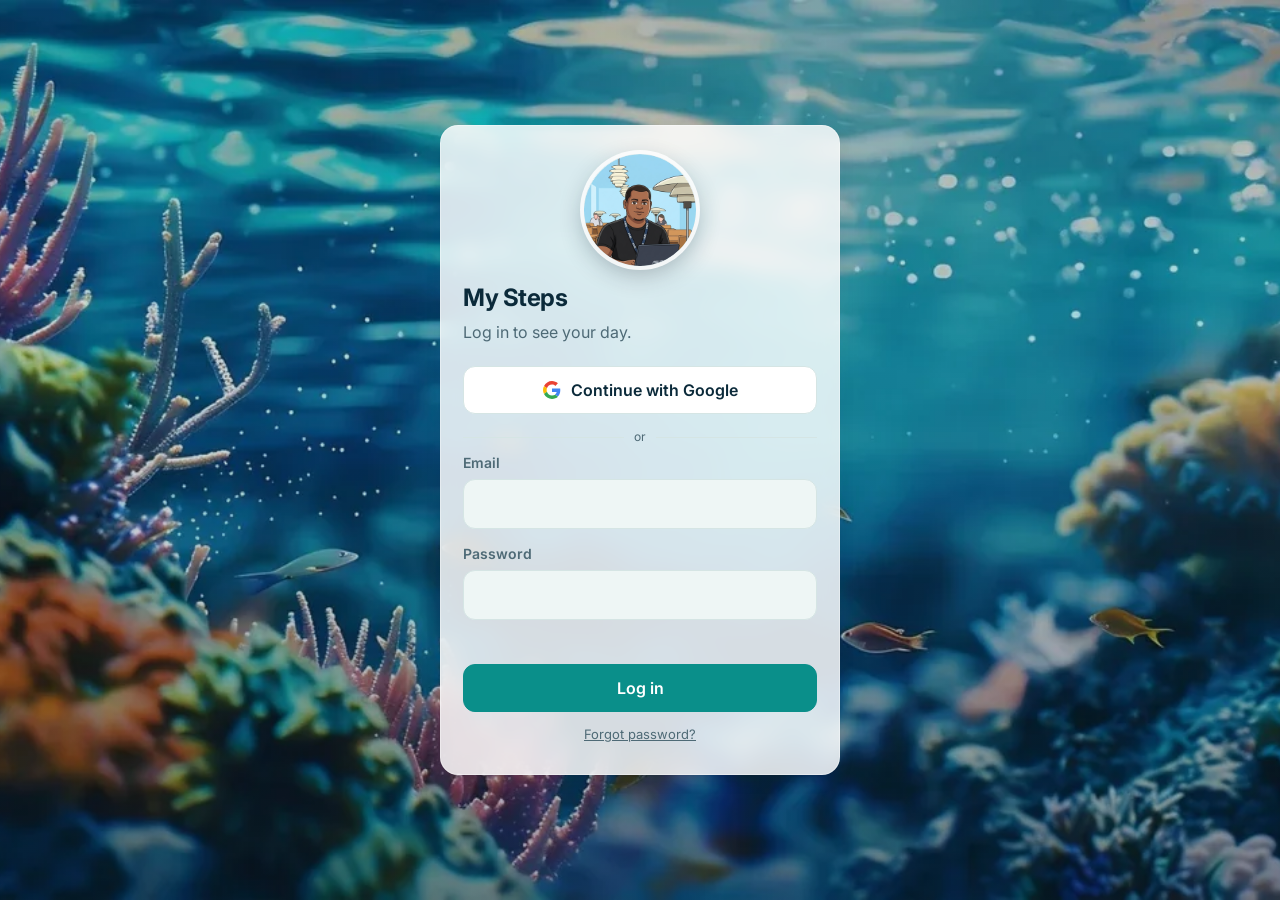
<file: index.html>
<!DOCTYPE html>
<html lang="en">
<head>
<meta charset="utf-8">
<meta name="viewport" content="width=device-width, initial-scale=1, viewport-fit=cover">
<title>ArooTaskTracker</title>
<meta name="theme-color" content="#0b4f6c">
<meta name="description" content="My Steps: daily progress, tasks and ideas">
<meta name="application-name" content="ArooTaskTracker">
<meta name="apple-mobile-web-app-title" content="ArooTaskTracker">
<link rel="manifest" href="manifest.webmanifest">
<link rel="icon" href="icons/icon-192.png">
<link rel="apple-touch-icon" href="icons/apple-touch-icon.png">
<link rel="preconnect" href="https://fonts.googleapis.com">
<link rel="preconnect" href="https://fonts.gstatic.com" crossorigin>
<link href="https://fonts.googleapis.com/css2?family=Inter:wght@400;500;600;700&display=swap" rel="stylesheet">
<link rel="stylesheet" href="styles.css">
</head>
<body>
<div id="app"></div>

<nav class="nav hidden" id="nav" aria-label="Main">
  <div class="in">
    <button data-view="home"><svg viewBox="0 0 24 24" fill="none" stroke="currentColor" stroke-width="2" stroke-linecap="round" stroke-linejoin="round"><path d="M3 10.5 12 3l9 7.5V20a1 1 0 0 1-1 1h-5v-6H9v6H4a1 1 0 0 1-1-1z"/></svg>Home</button>
    <button data-view="projects"><svg viewBox="0 0 24 24" fill="none" stroke="currentColor" stroke-width="2" stroke-linecap="round" stroke-linejoin="round"><path d="M4 20V10M10 20V4M16 20v-7M22 20H2"/></svg>Projects</button>
    <button data-view="ideas"><svg viewBox="0 0 24 24" fill="none" stroke="currentColor" stroke-width="2" stroke-linecap="round" stroke-linejoin="round"><path d="M9 18h6M10 21h4"/><path d="M12 3a6 6 0 0 0-3.6 10.8c.6.5 1 1.2 1 2V16h5.2v-.2c0-.8.4-1.5 1-2A6 6 0 0 0 12 3z"/></svg>Ideas</button>
    <button data-act="new" aria-label="New task"><span class="add"><svg viewBox="0 0 24 24" fill="none" stroke="currentColor" stroke-width="2.5" stroke-linecap="round"><path d="M12 5v14M5 12h14"/></svg></span></button>
    <button data-view="calendar"><svg viewBox="0 0 24 24" fill="none" stroke="currentColor" stroke-width="2" stroke-linecap="round" stroke-linejoin="round"><rect x="3" y="4.5" width="18" height="16" rx="2.5"/><path d="M3 9.5h18M8 3v3M16 3v3"/><path d="M7.5 13.5h3v3h-3z"/></svg>Calendar</button>
    <button data-view="tasks"><svg viewBox="0 0 24 24" fill="none" stroke="currentColor" stroke-width="2" stroke-linecap="round" stroke-linejoin="round"><path d="M9 6h11M9 12h11M9 18h11"/><path d="m3.5 6 1 1 2-2M3.5 12l1 1 2-2M3.5 18l1 1 2-2"/></svg>Tasks</button>
  </div>
</nav>

<div class="scrim" id="scrim"></div>
<section class="sheet" id="sheet" role="dialog" aria-modal="true" aria-labelledby="sheetTitle">
  <div class="sheet-h">
    <button class="btn" data-act="close-sheet">Cancel</button>
    <h3 id="sheetTitle"></h3>
    <button class="btn primary" id="sheetSave">Save</button>
  </div>
  <div class="sheet-b" id="sheetBody"></div>
</section>

<div class="toast" id="toast" role="status"></div>
<div class="syncdot hidden" id="syncdot"><span class="spin"></span><span id="synctext">Saving…</span></div>

<script src="config.js"></script>
<script src="lib/supabase.min.js"></script>
<script src="supa.js"></script>
<script src="app.js"></script>
</body>
</html>
</file>
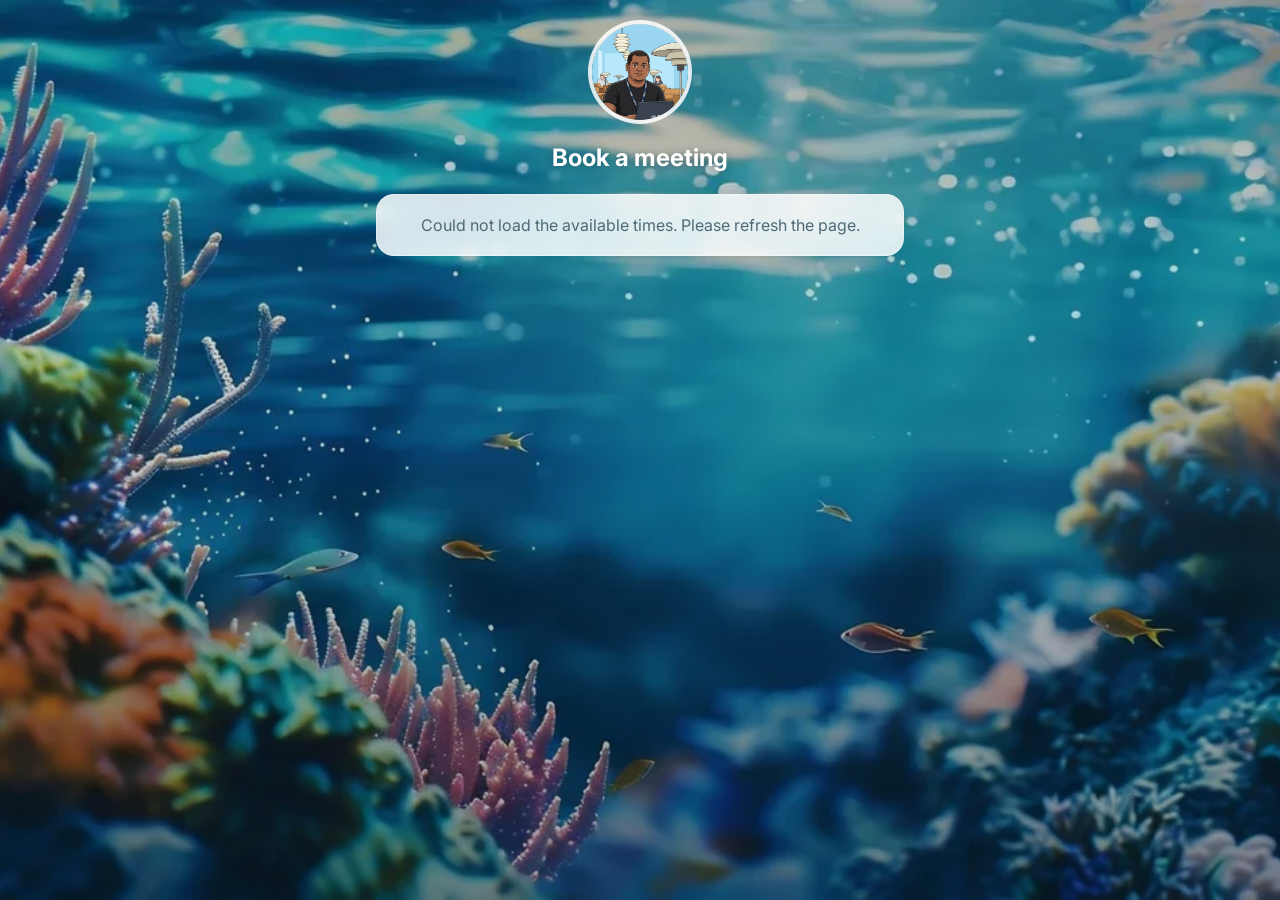
<file: book.html>
<!DOCTYPE html>
<html lang="en">
<head>
<meta charset="utf-8">
<meta name="viewport" content="width=device-width, initial-scale=1, viewport-fit=cover">
<title>Book a meeting</title>
<meta name="theme-color" content="#0b4f6c">
<meta name="description" content="Request a short meeting">
<link rel="icon" href="icons/icon-192.png">
<link rel="preconnect" href="https://fonts.googleapis.com">
<link rel="preconnect" href="https://fonts.gstatic.com" crossorigin>
<link href="https://fonts.googleapis.com/css2?family=Inter:wght@400;500;600;700&display=swap" rel="stylesheet">
<link rel="stylesheet" href="styles.css">
<style>
  .bk{max-width:560px;margin:0 auto;padding:24px 16px 48px}
  .bk-head{text-align:center;color:#fff;margin-bottom:18px}
  .bk-head img{width:96px;height:96px;border-radius:50%;box-shadow:0 0 0 4px rgba(255,255,255,.85)}
  .bk-head h1{font-size:24px;margin:14px 0 4px;text-shadow:0 1px 8px rgba(0,30,45,.35)}
  .bk-head p{margin:0;opacity:.9}
  .bk .card{padding:18px;margin-bottom:14px}
  .bk h2{font-size:15px;margin:0 0 10px;color:var(--muted);text-transform:uppercase;letter-spacing:.06em}
  .days{display:flex;gap:8px;overflow-x:auto;padding-bottom:4px;scrollbar-width:none}
  .days::-webkit-scrollbar{display:none}
  .dayb{flex:none;width:64px;border:1px solid var(--line);background:var(--bg);border-radius:14px;padding:8px 0;text-align:center;font-weight:600;color:var(--muted)}
  .dayb b{display:block;font-size:20px;color:var(--text)}
  .dayb[aria-pressed="true"]{background:var(--accent);border-color:var(--accent);color:var(--accent-ink)}
  .dayb[aria-pressed="true"] b{color:var(--accent-ink)}
  .slots{display:grid;grid-template-columns:repeat(auto-fill,minmax(92px,1fr));gap:8px}
  .slot{border:1px solid var(--line);background:var(--bg);border-radius:12px;padding:10px 4px;font-weight:600;font-size:15px}
  .slot small{display:block;font-weight:500;font-size:11.5px;color:var(--muted)}
  .slot[aria-pressed="true"]{background:var(--accent);border-color:var(--accent);color:var(--accent-ink)}
  .slot[aria-pressed="true"] small{color:var(--accent-ink)}
  .tz{font-size:13px;color:var(--muted);margin:10px 2px 0}
  .hp{position:absolute;left:-5000px;width:1px;height:1px;overflow:hidden}
  .done{text-align:center;padding:30px 18px}
  .done .big{font-size:44px}
</style>
</head>
<body>
<main class="bk" id="bk">
  <div class="bk-head"><img src="icons/logo.png" alt="Aroo"><h1 id="who">Book a meeting</h1><p id="sub">Loading available times…</p></div>
  <div id="body"><div class="skel"></div><div class="skel"></div></div>
</main>
<script src="config.js"></script>
<script src="book.js"></script>
</body>
</html>
</file>
<file: styles.css>
/* ===== Reef theme tokens ===== */
:root{
  --bg:#eef6f5; --bg-top:#dff0ef; --surface:#ffffff; --surface-2:#e6f1f0; --line:#d5e5e4;
  --text:#0b2a3a; --muted:#4e6a76; --faint:#88a2ac;
  --accent:#0a8f8a; --accent-ink:#ffffff; --accent-soft:#d8f0ee;
  --coral:#f2654f; --coral-ink:#ffffff; --coral-soft:#ffe4de;
  --deep:#0b4f6c; --lagoon:#14a6a0; --sand:#f3dfb5;
  --ok:#1d8a55; --warn:#a85d00; --warn-soft:#fdf0dc; --danger:#d2452c;
  --shadow:0 1px 2px rgba(11,42,58,.05),0 6px 18px rgba(11,42,58,.06);
  --r:18px; --nav-h:70px; --safe-b:env(safe-area-inset-bottom,0px);
}
@media (prefers-color-scheme: dark){
  :root:not([data-theme="light"]){
    --bg:#06161f; --bg-top:#082230; --surface:#0c2230; --surface-2:#123142; --line:#1a3a4c;
    --text:#e2f1f3; --muted:#93b2bc; --faint:#5e8090;
    --accent:#3fd0c9; --accent-ink:#032321; --accent-soft:#0f3a40;
    --coral:#ff8a73; --coral-ink:#2a0d07; --coral-soft:#3a201b;
    --deep:#0a3550; --lagoon:#0e7c84; --sand:#e7cf9c;
    --ok:#5fd08a; --warn:#f2b45a; --warn-soft:#33260f; --danger:#ff8a6e; --shadow:none;
  }
}
:root[data-theme="dark"]{
  --bg:#06161f; --bg-top:#082230; --surface:#0c2230; --surface-2:#123142; --line:#1a3a4c;
  --text:#e2f1f3; --muted:#93b2bc; --faint:#5e8090;
  --accent:#3fd0c9; --accent-ink:#032321; --accent-soft:#0f3a40;
  --coral:#ff8a73; --coral-ink:#2a0d07; --coral-soft:#3a201b;
  --deep:#0a3550; --lagoon:#0e7c84; --sand:#e7cf9c;
  --ok:#5fd08a; --warn:#f2b45a; --warn-soft:#33260f; --danger:#ff8a6e; --shadow:none;
}

/* ===== Base ===== */
*{box-sizing:border-box;-webkit-tap-highlight-color:transparent}
html{background:var(--bg)}
body{margin:0;color:var(--text);background:linear-gradient(180deg,var(--bg-top) 0,var(--bg) 340px) no-repeat,var(--bg);
  font:16px/1.5 Inter,system-ui,-apple-system,"Segoe UI",Roboto,Arial,sans-serif;-webkit-font-smoothing:antialiased;min-height:100vh}
button,input,select,textarea{font:inherit;color:inherit}
button{cursor:pointer}
.page{max-width:720px;margin:0 auto;padding:18px 16px calc(var(--nav-h) + var(--safe-b) + 36px)}
.hidden{display:none!important}

/* ===== Page titles ===== */
.ptop{display:flex;align-items:center;justify-content:space-between;gap:12px;margin:6px 4px 18px}
.ptitle{font-size:26px;font-weight:700;letter-spacing:-.02em;margin:0}
.psub{color:var(--muted);margin:-12px 4px 18px;font-size:14.5px}
.avatar-btn{width:40px;height:40px;border-radius:50%;border:none;background:var(--accent-soft);color:var(--accent);font-weight:700;display:grid;place-items:center;flex:none}
.sec-h{display:flex;align-items:center;justify-content:space-between;margin:30px 4px 12px}
.sec-h h2{font-size:18px;margin:0;letter-spacing:-.01em;display:flex;align-items:center;gap:8px}
.sec-h h2 .n{font-size:13px;font-weight:600;color:var(--muted);background:var(--surface-2);border-radius:99px;padding:1px 9px}
.sec-h.danger h2{color:var(--danger)}
.link{border:none;background:none;color:var(--accent);font-weight:700;padding:6px 4px}

/* ===== Cards ===== */
.card{background:var(--surface);border:1px solid var(--line);border-radius:var(--r);box-shadow:var(--shadow)}

/* reef hero */
.reef{position:relative;overflow:hidden;border-radius:24px;padding:20px 20px 92px;color:#fff;
  background:linear-gradient(165deg,var(--deep) 0%,var(--lagoon) 100%);box-shadow:0 10px 30px rgba(11,79,108,.25)}
.reef .art{position:absolute;left:0;right:0;bottom:-1px;width:100%;height:84px;pointer-events:none}
.reef .bubbles{position:absolute;right:14px;top:56px;width:60px;height:70px;opacity:.5;pointer-events:none}
.reef .top{display:flex;justify-content:space-between;align-items:flex-start;gap:12px}
.reef .greet{font-size:24px;font-weight:700;letter-spacing:-.02em;line-height:1.2}
.reef .date{opacity:.85;margin-top:3px;font-size:15px}
.reef .avatar-btn{background:rgba(255,255,255,.18);color:#fff}
.reef .prog{display:flex;align-items:center;gap:18px;margin-top:20px;position:relative;z-index:1}
.ring{position:relative;width:104px;height:104px;flex:none}
.ring svg{transform:rotate(-90deg)}
.ring .bg{stroke:rgba(255,255,255,.2)}
.ring .fg{stroke:#fff;transition:stroke-dashoffset .6s ease}
.ring .pct{position:absolute;inset:0;display:grid;place-items:center;font-size:23px;font-weight:700}
.reef .big{font-size:18px;font-weight:700}
.reef .small{opacity:.85;margin-top:2px}
.badges{display:flex;flex-wrap:wrap;gap:6px;margin-top:10px}
.badge{font-size:13px;font-weight:600;border-radius:99px;padding:3px 10px;background:rgba(255,255,255,.18);color:#fff}
.badge.hot{background:var(--coral);color:var(--coral-ink)}

/* week strip */
.week{display:grid;grid-template-columns:repeat(7,1fr);gap:6px;padding:16px 14px 12px;margin-top:14px}
.day{display:flex;flex-direction:column;align-items:center;gap:6px}
.day .bar{width:100%;max-width:30px;height:56px;border-radius:9px;background:var(--surface-2);display:flex;align-items:flex-end;overflow:hidden}
.day .bar span{display:block;width:100%;background:var(--lagoon);border-radius:9px;transition:height .4s}
.day.today .bar span{background:var(--coral)}
.day .lbl{font-size:12px;color:var(--muted);font-weight:600}
.day .num{font-size:12px;color:var(--faint);height:16px;font-variant-numeric:tabular-nums}
.day.today .lbl{color:var(--coral)}
.day.future .bar{opacity:.5}

/* ===== Task rows ===== */
.list{display:flex;flex-direction:column;gap:10px}
.task{display:flex;align-items:center;gap:14px;padding:14px 12px 14px 16px;background:var(--surface);border:1px solid var(--line);border-radius:var(--r);box-shadow:var(--shadow);position:relative;overflow:hidden}
.task::before{content:"";position:absolute;left:0;top:12px;bottom:12px;width:4px;border-radius:0 4px 4px 0;background:hsl(var(--h,178) 62% 48%)}
.tick{flex:none;width:28px;height:28px;border-radius:50%;border:2px solid var(--faint);background:transparent;display:grid;place-items:center;padding:0;color:transparent;transition:.15s}
.tick svg{width:14px;height:14px}
.tick:hover{border-color:var(--accent);color:var(--accent)}
.task.done .tick{background:var(--ok);border-color:var(--ok);color:#fff}
.task.done .ttitle{color:var(--muted);text-decoration:line-through;text-decoration-color:var(--faint)}
.tmain{flex:1;min-width:0;cursor:pointer}
.ttitle{font-weight:600;line-height:1.35;word-break:break-word}
.tmeta{margin-top:4px;color:var(--muted);font-size:13.5px;display:flex;flex-wrap:wrap;gap:2px 10px;align-items:center}
.tmeta .cat{display:inline-flex;align-items:center;gap:6px}
.tmeta .cat i,.dot{width:9px;height:9px;border-radius:50%;background:hsl(var(--h,178) 62% 48%);display:inline-block;flex:none}
.tmeta .over{color:var(--danger);font-weight:600}
.tmeta .soon{color:var(--warn);font-weight:600}
.tmeta .wait{color:var(--warn)}
.tmeta .nohrs{color:var(--faint);font-style:italic}
.energy{letter-spacing:1px;font-size:10px}
.energy b{color:var(--lagoon)} .energy i{font-style:normal;color:var(--line)}
.tside{display:flex;align-items:center;gap:2px;flex:none}
.ibtn{border:none;background:transparent;width:40px;height:40px;border-radius:12px;display:grid;place-items:center;font-size:18px;padding:0}
.ibtn:hover{background:var(--surface-2)}
.sun{filter:grayscale(1);opacity:.35}
.sun.on{filter:none;opacity:1}
.now{font-size:12px;font-weight:700;border:1px solid var(--line);background:transparent;border-radius:99px;padding:4px 10px;color:var(--muted);white-space:nowrap}
.now.on{background:var(--coral);border-color:var(--coral);color:var(--coral-ink)}
.empty{text-align:center;color:var(--muted);padding:28px 18px;border:1.5px dashed var(--line);border-radius:var(--r)}
.empty .btn{margin-top:12px}
details.done-list summary{list-style:none;cursor:pointer;color:var(--muted);font-weight:600;margin:28px 4px 12px;display:flex;align-items:center;gap:8px}
details summary::-webkit-details-marker{display:none}
details.done-list summary::before{content:"▸";transition:transform .15s}
details.done-list[open] summary::before{transform:rotate(90deg)}

/* ===== Buttons ===== */
.btn{border:1px solid var(--line);background:var(--surface);border-radius:12px;padding:11px 18px;font-weight:600}
.btn:hover{background:var(--surface-2)}
.btn.primary{background:var(--accent);border-color:var(--accent);color:var(--accent-ink)}
.btn.block{width:100%}
.btn.danger{color:var(--danger)}
.btn.small{padding:9px 14px;font-size:14px}
.btn:disabled{opacity:.6;cursor:default}

/* ===== Tasks / Easy toolbars ===== */
.toolbar{position:sticky;top:0;z-index:5;background:var(--bg);padding:8px 0 12px;margin:0 -2px}
.search{width:100%;border:1px solid var(--line);background:var(--surface);border-radius:14px;padding:12px 14px;font-size:16px}
.chips{display:flex;gap:8px;overflow-x:auto;padding:12px 2px 2px;scrollbar-width:none}
.chips::-webkit-scrollbar{display:none}
.chip{flex:none;border:1px solid var(--line);background:var(--surface);border-radius:99px;padding:7px 14px;font-size:14px;font-weight:600;color:var(--muted);white-space:nowrap}
.chip[aria-pressed="true"]{background:var(--accent-soft);border-color:transparent;color:var(--accent)}
.chip.filter{background:var(--accent);color:var(--accent-ink);border-color:var(--accent)}
.group{margin-top:22px}
.group-h{margin:0 4px 10px;display:flex;align-items:baseline;justify-content:space-between;gap:10px}
.group-h b{font-size:15px}
.group-h small{color:var(--muted);white-space:nowrap}

/* category accordions (Easy page) */
.acc{margin-bottom:10px;overflow:hidden}
.acc summary{list-style:none;display:flex;align-items:center;gap:12px;padding:16px;cursor:pointer}
.acc summary .nm{flex:1;font-weight:600;min-width:0}
.acc summary .nm small{display:block;color:var(--muted);font-weight:500;font-size:13px}
.acc summary .cnt{background:var(--accent-soft);color:var(--accent);font-weight:700;font-size:13px;border-radius:99px;padding:2px 10px}
.acc summary::after{content:"›";color:var(--faint);font-size:22px;line-height:1;transition:transform .15s}
.acc[open] summary::after{transform:rotate(90deg)}
.acc .list{padding:0 12px 14px}
.acc .task{box-shadow:none}

/* ===== Projects ===== */
.goal{padding:18px;margin-bottom:14px}
.goal-h{display:flex;align-items:center;gap:12px}
.goal-h .name{flex:1;font-weight:700;font-size:17px;min-width:0}
.goal-h .pct{font-weight:700;color:var(--accent);font-variant-numeric:tabular-nums}
.pbar{height:8px;border-radius:99px;background:var(--surface-2);overflow:hidden;margin-top:10px}
.pbar span{display:block;height:100%;background:hsl(var(--h,178) 62% 48%);border-radius:99px}
.cat-b{margin-top:16px;padding-top:14px;border-top:1px solid var(--line)}
.cat-b .ch{display:flex;justify-content:space-between;gap:10px;font-weight:600;font-size:15px;margin-bottom:6px}
.cat-b .ch small{color:var(--muted);font-weight:500}
.obj{display:grid;grid-template-columns:1fr 90px 52px;gap:12px;align-items:center;padding:9px 8px;border-radius:10px;cursor:pointer;font-size:14.5px}
.obj:hover{background:var(--surface-2)}
.obj .on{overflow:hidden;text-overflow:ellipsis;white-space:nowrap}
.obj .pbar{margin:0;height:6px}
.obj .c{color:var(--muted);font-size:13px;text-align:right;font-variant-numeric:tabular-nums}
.obj.complete{color:var(--muted)}
details.closed summary{cursor:pointer;color:var(--muted);font-size:13px;padding:8px 8px 0}

/* ===== Me ===== */
.me-h{display:flex;align-items:center;gap:14px;padding:18px}
.avatar{width:52px;height:52px;border-radius:50%;background:var(--accent-soft);color:var(--accent);display:grid;place-items:center;font-weight:700;font-size:20px}
.menu{margin-top:14px;overflow:hidden}
.menu button{display:flex;width:100%;align-items:center;justify-content:space-between;border:none;background:transparent;padding:16px 18px;border-top:1px solid var(--line);text-align:left;font-weight:500}
.menu button:first-child{border-top:none}
.menu button:hover{background:var(--surface-2)}
.menu small{color:var(--muted)}
.note{color:var(--muted);font-size:13.5px;margin:12px 4px}

/* ===== Login ===== */
.login{min-height:100vh;display:grid;place-items:center;padding:24px 16px;position:relative;overflow:hidden;
  background:linear-gradient(170deg,var(--deep),var(--lagoon))}
.login .art{position:absolute;left:0;right:0;bottom:0;width:100%;height:140px}
.login .card{width:100%;max-width:400px;padding:28px 22px;position:relative;z-index:1}
.logo{width:56px;height:56px;border-radius:16px;margin-bottom:16px}
.login h1{font-size:24px;margin:0 0 4px;letter-spacing:-.02em}
.login p{color:var(--muted);margin:0 0 22px}
.field{display:flex;flex-direction:column;gap:6px;margin-bottom:14px;font-size:14px;font-weight:600;color:var(--muted)}
.field input,.field select,.field textarea{border:1.5px solid var(--line);background:var(--bg);border-radius:12px;padding:12px 14px;font-size:16px;font-weight:400;color:var(--text);width:100%}
.field textarea{min-height:80px;resize:vertical}
.field.req > .lab::after,.field.req > span.lab::after{content:" *";color:var(--coral)}
.field.invalid input,.field.invalid select,.field.invalid .seg{border-color:var(--coral)!important;background:var(--coral-soft)}
.field.invalid > .lab{color:var(--coral)}
.err{color:var(--danger);font-size:14px;min-height:20px;margin:4px 0 10px}
.demo{background:var(--warn-soft);color:var(--warn);font-size:13px;border-radius:12px;padding:10px 12px;margin-bottom:16px}

/* ===== Bottom nav ===== */
.nav{position:fixed;left:0;right:0;bottom:0;z-index:20;background:color-mix(in srgb,var(--surface) 92%,transparent);backdrop-filter:blur(12px);-webkit-backdrop-filter:blur(12px);border-top:1px solid var(--line);padding-bottom:var(--safe-b)}
.nav .in{max-width:720px;margin:0 auto;height:var(--nav-h);display:grid;grid-template-columns:repeat(5,1fr);align-items:center}
.nav button{border:none;background:none;display:flex;flex-direction:column;align-items:center;gap:3px;font-size:11.5px;font-weight:600;color:var(--faint);padding:6px 0}
.nav button svg{width:24px;height:24px}
.nav button[aria-current="true"]{color:var(--accent)}
.nav .add{width:54px;height:54px;margin:0 auto;border-radius:20px;background:var(--coral);color:var(--coral-ink);display:grid;place-items:center;box-shadow:0 6px 18px rgba(242,101,79,.4)}
.nav .add svg{width:26px;height:26px}

/* ===== Sheets ===== */
.scrim{position:fixed;inset:0;background:rgba(4,20,28,.5);z-index:40;opacity:0;pointer-events:none;transition:opacity .2s}
.scrim.open{opacity:1;pointer-events:auto}
.sheet{position:fixed;z-index:50;left:0;right:0;bottom:0;max-height:94vh;background:var(--surface);border-radius:24px 24px 0 0;display:flex;flex-direction:column;transform:translateY(105%);transition:transform .25s ease;padding-bottom:var(--safe-b)}
.sheet.open{transform:none}
.sheet:not(.open){visibility:hidden;transition:transform .25s ease,visibility 0s .25s}
@media (min-width:760px){
  .sheet{left:50%;right:auto;bottom:auto;top:50%;width:640px;max-height:88vh;border-radius:24px;transform:translate(-50%,-46%);opacity:0;pointer-events:none;transition:.2s}
  .sheet.open{transform:translate(-50%,-50%);opacity:1;pointer-events:auto}
}
.sheet-h{display:flex;align-items:center;gap:8px;padding:14px 14px 10px;border-bottom:1px solid var(--line)}
.sheet-h h3{flex:1;margin:0;text-align:center;font-size:17px}
.sheet-h .btn{padding:8px 14px}
.sheet-b{overflow:auto;padding:16px 18px 28px}
.fs{margin-bottom:22px}
.fs > .lg{font-size:12px;text-transform:uppercase;letter-spacing:.08em;color:var(--faint);font-weight:700;margin:0 0 10px}
.row2{display:grid;grid-template-columns:1fr 1fr;gap:12px}
.seg{display:flex;background:var(--surface-2);border:1.5px solid transparent;border-radius:12px;padding:3px;gap:3px}
.seg button{flex:1;border:none;background:transparent;border-radius:10px;padding:9px 0;font-weight:600;color:var(--muted);font-size:14px}
.seg button[aria-pressed="true"]{background:var(--surface);color:var(--text);box-shadow:0 1px 3px rgba(0,0,0,.12)}
.switch{display:flex;align-items:center;justify-content:space-between;gap:12px;padding:12px 14px;border:1px solid var(--line);border-radius:12px;margin-bottom:10px;font-weight:500}
.switch small{display:block;color:var(--muted);font-weight:400;font-size:13px}
.switch input{appearance:none;width:46px;height:28px;border-radius:99px;background:var(--line);position:relative;flex:none;cursor:pointer;transition:.15s}
.switch input::after{content:"";position:absolute;top:3px;left:3px;width:22px;height:22px;border-radius:50%;background:#fff;transition:.15s;box-shadow:0 1px 2px rgba(0,0,0,.2)}
.switch input:checked{background:var(--accent)}
.switch input:checked::after{left:21px}
.addlink{border:none;background:none;color:var(--accent);font-weight:700;font-size:13px;padding:0;margin:-6px 0 12px}
.inline-add{display:flex;gap:8px;margin:-4px 0 14px}
.inline-add input{flex:1;min-width:0;border:1.5px solid var(--accent);background:var(--bg);border-radius:12px;padding:10px 12px;font-size:15px}

/* plan my day */
.plan-cat{display:flex;align-items:center;gap:12px;width:100%;text-align:left;border:1px solid var(--line);background:var(--surface);border-radius:14px;padding:14px;margin-bottom:8px}
.plan-cat:hover{background:var(--surface-2)}
.plan-cat .nm{flex:1;min-width:0;font-weight:600}
.plan-cat .nm small{display:block;color:var(--muted);font-weight:500;font-size:13px}
.plan-cat .cnt{font-size:13px;color:var(--muted);white-space:nowrap}
.plan-cat .cnt b{color:var(--coral)}
.plan-cat::after{content:"›";color:var(--faint);font-size:22px}
.plan-cat.urgent{border-color:var(--coral);background:var(--coral-soft)}
.plan-back{border:none;background:none;color:var(--accent);font-weight:700;padding:0;margin-bottom:10px}
.plan-row{display:flex;align-items:center;gap:12px;padding:12px 4px;border-bottom:1px solid var(--line)}
.plan-row .tmain{cursor:default}
.goal-lbl{font-size:12px;text-transform:uppercase;letter-spacing:.08em;color:var(--faint);font-weight:700;margin:16px 4px 8px}

/* ===== Toast / loading ===== */
.toast{position:fixed;left:50%;bottom:calc(var(--nav-h) + var(--safe-b) + 16px);transform:translate(-50%,10px);background:var(--text);color:var(--bg);padding:11px 18px;border-radius:12px;font-size:14px;font-weight:500;opacity:0;pointer-events:none;transition:.2s;z-index:60;max-width:calc(100vw - 32px)}
.toast.show{opacity:1;transform:translate(-50%,0)}
.syncdot{position:fixed;top:10px;right:12px;z-index:30;font-size:12px;color:var(--muted);background:var(--surface);border:1px solid var(--line);border-radius:99px;padding:4px 10px;display:flex;align-items:center;gap:6px;box-shadow:var(--shadow)}
.spin{width:12px;height:12px;border:2px solid var(--line);border-top-color:var(--accent);border-radius:50%;animation:spin .8s linear infinite}
@keyframes spin{to{transform:rotate(360deg)}}
.skel{height:76px;border-radius:var(--r);background:linear-gradient(90deg,var(--surface-2),var(--surface),var(--surface-2));background-size:200% 100%;animation:sh 1.2s infinite;margin-bottom:10px}
@keyframes sh{to{background-position:-200% 0}}
@media (prefers-reduced-motion:reduce){*{transition:none!important;animation:none!important}}

/* =====================================================================
   Underwater background (bg/reef.svg) + frosted-glass cards
   ===================================================================== */
:root{ --glass:rgba(255,255,255,.84); --glass-strong:rgba(255,255,255,.93); --page-ink:#ffffff; --page-ink-2:rgba(255,255,255,.82); --page-link:#c9fff6; --shade:0 0; }
@media (prefers-color-scheme: dark){ :root:not([data-theme="light"]){ --glass:rgba(10,32,46,.78); --glass-strong:rgba(10,32,46,.92); --shade:.35; } }
:root[data-theme="dark"]{ --glass:rgba(10,32,46,.78); --glass-strong:rgba(10,32,46,.92); --shade:.35; }

html{background:#0a3d5a}
body{background:none}
body::before{content:"";position:fixed;inset:0;z-index:-2;background:#0e5a78 url("bg/reef.jpg") 30% center / cover no-repeat;background-image:image-set(url("bg/reef.webp") type("image/webp"),url("bg/reef.jpg") type("image/jpeg"))}
body::after{content:"";position:fixed;inset:0;z-index:-1;background:linear-gradient(180deg,rgba(4,40,60,.25),rgba(4,30,48,.15) 40%,rgba(4,24,40,.35))}
@media (prefers-color-scheme: dark){ :root:not([data-theme="light"]) body::after{content:"";position:fixed;inset:0;z-index:-1;background:rgba(2,14,22,.45)} }
:root[data-theme="dark"] body::after{content:"";position:fixed;inset:0;z-index:-1;background:rgba(2,14,22,.45)}

/* glass surfaces */
.card,.task,.empty,.plan-cat,.search,.chip{background:var(--glass);-webkit-backdrop-filter:blur(10px) saturate(1.2);backdrop-filter:blur(10px) saturate(1.2);border-color:rgba(255,255,255,.35)}
.chip[aria-pressed="true"]{background:var(--glass-strong);color:var(--accent)}
.acc .task{background:transparent;backdrop-filter:none;-webkit-backdrop-filter:none;border-color:var(--line)}
.empty{border-style:solid;color:var(--muted)}
.nav{background:var(--glass-strong)}

/* text that sits directly on the water */
.ptitle,.sec-h h2,.ptop{color:var(--page-ink);text-shadow:0 1px 8px rgba(0,30,45,.35)}
.psub,.page > .note,details.done-list summary,.toolbar .field{color:var(--page-ink-2)}
.sec-h h2 .n{background:rgba(255,255,255,.22);color:#fff;text-shadow:none}
.sec-h.danger h2{color:#ffd2c8}
.page .sec-h .link{color:var(--page-link)}
.toolbar{position:static;background:transparent}
.toolbar .seg{background:var(--glass)}
.avatar-btn{background:rgba(255,255,255,.22);color:#fff}
.reef{box-shadow:0 10px 30px rgba(4,30,45,.35);border:1px solid rgba(255,255,255,.18)}
.login{background:none}

/* ===== Task card actions (Reclaim / Do now) ===== */
.tbody{flex:1;min-width:0}
.tacts{display:flex;flex-wrap:wrap;gap:8px;margin-top:10px}
.pill{border:1px solid var(--line);background:transparent;border-radius:99px;padding:6px 12px;font-size:13px;font-weight:600;color:var(--muted);white-space:nowrap}
.pill:hover{border-color:var(--accent);color:var(--accent)}
.pill.on{background:var(--accent-soft);border-color:transparent;color:var(--accent)}
.pill.now.on{background:var(--coral);border-color:var(--coral);color:var(--coral-ink)}
.task.doing{border:1.5px solid var(--coral);box-shadow:0 0 0 3px color-mix(in srgb,var(--coral) 25%,transparent)}
.nprev{font-size:13px;color:var(--muted);font-weight:500;margin-top:2px}
.nprev b{color:var(--text)}
#objPrev{margin:-8px 0 14px}

/* ===== 6-item bottom bar ===== */
.nav .in{grid-template-columns:repeat(6,1fr)}
.nav button{font-size:11px}
.nav .add{width:50px;height:50px;border-radius:18px}

/* ===== Login logo ===== */
.logo-wide{display:block;width:112px;height:112px;margin:0 auto 14px;border-radius:50%;box-shadow:0 0 0 4px rgba(255,255,255,.85),0 8px 24px rgba(4,30,45,.3)}

/* ===== Week chart (percentages) ===== */
.week-card{margin-top:14px;padding-bottom:10px}
.week-card .week{margin-top:0}
.week-note{font-size:12px;color:var(--faint);text-align:center;padding:0 12px}
.day .num{font-size:11px;font-weight:600;color:var(--muted)}
.day.today .num{color:var(--coral)}

/* ===== Projects tabs ===== */
.ptabs{margin:0 0 16px;background:var(--glass)}
.plist{padding:6px 16px}
.prow{padding:12px 0;border-top:1px solid var(--line)}
.prow:first-child{border-top:none}
.prow.tap{cursor:pointer}
.pr-top{display:flex;justify-content:space-between;gap:12px;align-items:baseline}
.pr-name{font-weight:600;font-size:15px;min-width:0;overflow:hidden;text-overflow:ellipsis;white-space:nowrap}
.pr-pct{font-weight:700;color:var(--accent);font-variant-numeric:tabular-nums}
.prow .pbar{margin-top:8px}

/* ===== Ideas ===== */
.capture{padding:14px}
.capture textarea{width:100%;border:none;background:transparent;resize:vertical;font-size:16px;outline:none;min-height:70px}
.cap-row{display:flex;align-items:center;gap:10px;flex-wrap:wrap;margin-top:8px}
.cap-row select{flex:1;min-width:110px;border:1px solid var(--line);background:var(--bg);border-radius:10px;padding:8px 10px;font-size:14px}
.swatches{display:flex;gap:6px}
.sw{width:26px;height:26px;border-radius:50%;border:2px solid transparent;padding:0}
.sw[aria-pressed="true"]{border-color:var(--text)}
.c-sand{--note:#fff3d4}.c-coral{--note:#ffe0d8}.c-lagoon{--note:#d6f3f0}.c-anemone{--note:#ebe2ff}.c-seagrass{--note:#dcf4e4}
.sw{background:var(--note)}
.ideas{columns:2 160px;column-gap:12px;margin-top:4px}
.idea{break-inside:avoid;margin:0 0 12px;position:relative;border-radius:16px;padding:14px 14px 10px;
  background:color-mix(in srgb,var(--note) 92%,transparent);color:#1d2a30;box-shadow:0 4px 14px rgba(4,30,45,.18)}
.idea .pin{position:absolute;top:6px;right:6px;border:none;background:none;font-size:15px;opacity:.25;filter:grayscale(1);padding:4px}
.idea .pin.on{opacity:1;filter:none}
.idea-b{cursor:pointer;padding-right:18px}
.idea .it{font-weight:700;line-height:1.35;word-break:break-word}
.idea .ir{margin-top:6px;font-size:14px;white-space:pre-wrap;word-break:break-word;display:-webkit-box;-webkit-line-clamp:8;-webkit-box-orient:vertical;overflow:hidden;color:#33454d}
.idea-f{display:flex;justify-content:space-between;align-items:center;gap:8px;margin-top:10px;font-size:12px;color:#5b6d74}
.totask{border:none;background:rgba(255,255,255,.6);border-radius:99px;padding:4px 10px;font-weight:700;font-size:12px;color:#0a6f6b}

/* ===== Me > Advanced (tucked away) ===== */
details.advanced{margin-top:34px}
details.advanced summary{list-style:none;cursor:pointer;color:var(--page-ink-2);font-size:13px;text-align:center;opacity:.7}
details.advanced summary::-webkit-details-marker{display:none}
details.advanced[open] summary{margin-bottom:10px}
.btn.danger-fill{background:var(--danger);border-color:var(--danger);color:#fff;margin-top:6px}

/* ===== Tasks filters ===== */
.fsels{display:grid;grid-template-columns:repeat(3,minmax(0,1fr));gap:8px;margin-top:10px}
.fsel{width:100%;min-width:0;border:1px solid rgba(255,255,255,.35);background:var(--glass);-webkit-backdrop-filter:blur(10px);backdrop-filter:blur(10px);
  border-radius:12px;padding:9px 8px;font-size:13.5px;font-weight:600;color:var(--muted);text-overflow:ellipsis}
.fsel.on{background:var(--glass-strong);color:var(--accent);border-color:var(--accent)}
@media (max-width:420px){.fsels{grid-template-columns:1fr 1fr}.fsels .fsel:last-child{grid-column:1/-1}}

/* ===== Reset panel ===== */
.rs-head{display:flex;justify-content:space-between;align-items:center;font-size:14px;font-weight:600;color:var(--muted);margin:4px 2px 6px}
.rs-head .link{padding:2px 4px;font-size:14px}
.rs-list{border:1px solid var(--line);border-radius:12px;max-height:44vh;overflow:auto;margin-bottom:12px}
.rs-item{display:flex;align-items:center;gap:10px;padding:11px 12px;border-top:1px solid var(--line);cursor:pointer}
.rs-item:first-child{border-top:none}
.rs-item input{width:20px;height:20px;accent-color:var(--danger);flex:none}
.rs-item .nm{flex:1;min-width:0;overflow:hidden;text-overflow:ellipsis;white-space:nowrap;font-weight:500}
.rs-item small{color:var(--muted);white-space:nowrap;font-variant-numeric:tabular-nums}
.group-h b,.group-h small{color:var(--page-ink);text-shadow:0 1px 6px rgba(0,30,45,.35)}
.group-h small{opacity:.85}

/* ===== Calendar page ===== */
.nav button.has-dot{position:relative}
.nav button.has-dot::after{content:"";position:absolute;top:4px;right:calc(50% - 16px);width:9px;height:9px;border-radius:50%;background:var(--coral);border:2px solid var(--surface)}
.cal-bar{display:flex;gap:10px;align-items:center;margin-bottom:12px}
.cal-bar .seg{flex:1;background:var(--glass)}
.cal-card{padding:8px 6px;overflow:hidden}
.legend{display:flex;flex-wrap:wrap;gap:6px 14px;margin:12px 4px 0;font-size:13px;color:var(--page-ink-2)}
.lg-item{display:inline-flex;align-items:center;gap:6px}
.lg-item i{width:12px;height:12px;border-radius:4px;display:inline-block}
.lg-item i.busy{background:#7b8a93}.lg-item i.req{border:2px dashed var(--coral);width:10px;height:10px}
.share{display:flex;align-items:center;justify-content:space-between;gap:12px;padding:14px 16px;margin-top:14px}
.share b{display:block}.share small{display:block;color:var(--muted);font-size:12.5px;word-break:break-all}
.req{padding:14px 16px;margin-bottom:10px;border-left:4px solid var(--coral)}
.req-h{display:flex;justify-content:space-between;gap:10px}.req-h span{color:var(--muted);font-weight:600}
.req-w{margin-top:4px;font-weight:600;color:var(--accent)}
.req-t{margin-top:6px;font-size:14px;white-space:pre-wrap}
.req-e{margin-top:4px;font-size:13px;color:var(--muted)}
.req-a{display:flex;gap:8px;justify-content:flex-end;margin-top:12px;flex-wrap:wrap}
.tmeta .when{color:var(--accent);font-weight:600}
/* FullCalendar look */
.fc{--fc-border-color:var(--line);--fc-page-bg-color:transparent;--fc-neutral-bg-color:var(--surface-2);--fc-today-bg-color:color-mix(in srgb,var(--coral) 8%,transparent);
  --fc-now-indicator-color:var(--coral);--fc-button-bg-color:var(--surface);--fc-button-border-color:var(--line);--fc-button-text-color:var(--text);
  --fc-button-hover-bg-color:var(--surface-2);--fc-button-hover-border-color:var(--line);--fc-button-active-bg-color:var(--accent-soft);--fc-button-active-border-color:var(--accent);
  font-size:13px;color:var(--text)}
.fc .fc-toolbar{margin-bottom:8px!important;gap:6px}
.fc .fc-toolbar-title{font-size:16px;font-weight:700}
.fc .fc-button{border-radius:10px;padding:5px 10px;font-weight:600;text-transform:capitalize;box-shadow:none!important}
.fc .fc-timegrid-slot{height:2.1em}
.fc .fc-col-header-cell-cushion,.fc .fc-timegrid-slot-label-cushion{color:var(--muted);font-weight:600}
.fc .win{opacity:.11}
.fc .ev-busy{background:#7b8a93!important;border-color:#6b7a83!important}
.fc .ev-task{border-radius:6px;font-weight:600}
.fc .ev-req{background:transparent!important;border:2px dashed var(--coral)!important}
.fc .ev-req .fc-event-main{color:var(--coral)!important;font-weight:700}
.fc-event-main{padding:1px 3px}

/* ===== Settings page ===== */
.set-cat{padding:14px 16px;margin-bottom:12px}
.set-row{display:flex;gap:8px;align-items:center;margin-bottom:8px}
.set-name{flex:1;min-width:0;border:1.5px solid var(--line);background:var(--bg);border-radius:10px;padding:9px 12px;font-weight:700;font-size:16px}
.set-row input[type=color]{width:44px;height:40px;border:none;background:none;padding:0}
.set-day{display:flex;align-items:center;gap:10px;padding:6px 0;border-top:1px solid var(--line)}
.set-day:first-of-type{border-top:none}
.set-day > span{width:40px;font-weight:600;color:var(--muted);font-size:14px;flex:none}
.set-day > span.wide{width:auto;flex:1;color:var(--text);font-weight:500;min-width:0;overflow:hidden;text-overflow:ellipsis;white-space:nowrap}
.set-day input:not([type]),.set-day select{flex:1;min-width:0;border:1px solid var(--line);background:var(--bg);border-radius:10px;padding:8px 10px;font-size:14.5px}
.set-day select{flex:0 1 auto;max-width:55%}
.set-box{padding:10px 16px}
.set-sum{cursor:pointer;font-weight:600;padding:6px 0;color:var(--muted)}
.durs{display:flex;gap:10px;flex-wrap:wrap;font-size:14px}
.durs label{display:inline-flex;gap:4px;align-items:center}

/* Supabase login */
.gbtn{display:flex;align-items:center;justify-content:center;gap:10px;background:var(--surface);font-weight:600}
.or{display:flex;align-items:center;gap:10px;color:var(--muted);font-size:12px;margin:14px 0 6px}
.or::before,.or::after{content:"";flex:1;height:1px;background:var(--line)}
.linkbtn{display:block;margin:12px auto 0;background:none;border:0;color:var(--muted);font:inherit;font-size:13px;text-decoration:underline;cursor:pointer}

/* Calendar page: checklist of planned tasks per day */
.cal-bar{display:flex;align-items:center;justify-content:space-between;gap:12px;margin-bottom:6px}
.cklist{padding:4px 0}
.ckrow{display:flex;align-items:center;gap:12px;padding:12px 14px;border-left:4px solid hsl(var(--h,180) 55% 50%)}
.ckrow + .ckrow{border-top:1px solid var(--line)}
.ckrow .ck-name{flex:1;min-width:0;font-weight:600;line-height:1.35;cursor:pointer}
.ckrow.done .tick{background:var(--ok);border-color:var(--ok);color:#fff}
.ckrow.done .ck-name{color:var(--muted);text-decoration:line-through;font-weight:500}
.ckrow.doing .ck-name::before{content:"▶ ";color:var(--coral)}
.ck-risk{color:var(--danger);font-size:13px}

/* Calendar page: month grid, tasks per day (no time slots) */
.mcal{padding:10px 8px 8px;margin-bottom:6px}
.mg-bar{display:flex;align-items:center;gap:6px;padding:0 4px 8px}
.mg-bar b{flex:1;text-align:center;font-size:16px;text-transform:capitalize}
.mg{display:grid;grid-template-columns:repeat(7,minmax(0,1fr));gap:3px}
.mg.loading{opacity:.55}
.mg-h{text-align:center;font-size:11px;font-weight:700;color:var(--muted);padding:2px 0 4px}
.mg-d{display:flex;flex-direction:column;align-items:stretch;gap:2px;min-height:78px;padding:3px;border:1px solid var(--line);border-radius:8px;background:transparent;text-align:left;font:inherit;color:inherit;overflow:hidden;cursor:pointer}
.mg-d.out{opacity:.45}
.mg-d.today .mg-n{background:var(--accent);color:#fff}
.mg-d.sel{border-color:var(--accent);box-shadow:inset 0 0 0 1px var(--accent)}
.mg-n{align-self:flex-start;font-size:12px;font-weight:700;min-width:20px;height:20px;line-height:20px;border-radius:10px;text-align:center;padding:0 4px}
.mg-t{display:-webkit-box;-webkit-line-clamp:2;-webkit-box-orient:vertical;font-size:10px;line-height:1.2;padding:1px 3px;border-radius:4px;background:hsl(var(--h,178) 62% 48% / .18);border-left:2px solid hsl(var(--h,178) 62% 48%);overflow:hidden;overflow-wrap:anywhere;hyphens:auto}
.mg-t.done{text-decoration:line-through;opacity:.6}
.mg-more{font-size:10px;font-weight:700;color:var(--muted);padding-left:3px}
@media (min-width:700px){ .mg-d{min-height:104px;padding:5px} .mg-t{font-size:12px} }
.sec-h .link{background:none;border:0;font:inherit;font-weight:600;cursor:pointer}

/* offline / waiting-to-sync banner */
.offbar{position:sticky;top:0;z-index:30;margin:0 auto;max-width:760px;padding:8px 14px;font-size:13px;font-weight:600;color:#fff;background:rgba(10,40,60,.86);-webkit-backdrop-filter:blur(8px);backdrop-filter:blur(8px);border-radius:0 0 14px 14px;text-align:center}
.offbar .link{background:none;border:0;color:#9ff5e8;font:inherit;text-decoration:underline;cursor:pointer;margin-left:6px}

/* habits + repeat */
.ckrow.habit{border-left-color:#5fae7d;cursor:pointer}
.ckrow.habit .ck-name{font-weight:600}
.ckrow.habit .ck-name small{display:block;font-weight:500;color:var(--muted);font-size:12px;margin-top:2px}
.ckrow.habit.off{opacity:.55}
.hb-ico{flex:none;width:28px;text-align:center;font-size:18px}
.daypick{display:flex;flex-wrap:wrap;gap:6px;margin-top:4px}
.daypick button{flex:1 0 40px;border:1px solid var(--line);background:transparent;border-radius:10px;padding:8px 0;font:inherit;font-weight:600;color:var(--muted)}
.daypick button[aria-pressed="true"]{background:var(--accent);border-color:var(--accent);color:#fff}
.daypick.quick button{flex:0 0 auto;padding:4px 10px;font-size:12px;border-radius:99px}
.hint{display:block;color:var(--muted);font-size:12px;margin-top:4px;font-weight:400}
.ck-warn{display:block;color:var(--danger);font-size:12px;font-weight:600;margin-top:2px}
.ck-skip{flex:none;border:1px solid var(--line);background:transparent;border-radius:99px;width:34px;height:34px;font-size:16px;color:var(--muted);cursor:pointer}
.ck-skip:hover{border-color:var(--accent);color:var(--accent)}
.mg-t.mg-bk{background:rgba(242,101,79,.16);border-left-color:var(--coral)}
.mg-t.mg-bk.pend{font-weight:700}
.ckrow.meet{border-left-color:var(--coral)}
.ckrow.meet .ck-name small{display:block;font-weight:500;color:var(--muted);font-size:12px;margin-top:2px}
.ckrow.meet .mt-acts{display:flex;gap:8px;margin-top:8px}

/* several time categories per goal / category */
.tc-row{align-items:flex-start}
.tc-chips{display:flex;flex-wrap:wrap;gap:6px;justify-content:flex-end;flex:1}
.tc{border:1px solid var(--line);background:transparent;border-radius:99px;padding:5px 11px;font:inherit;font-size:13px;font-weight:600;color:var(--muted);cursor:pointer}
.tc[aria-pressed="true"]{background:var(--c,var(--accent));border-color:var(--c,var(--accent));color:#fff}
.tc-hint{width:100%;text-align:right;color:var(--muted);font-size:12px}
.set-day.tc-row{display:block;padding:10px 0}
.tc-row > .wide{display:block;margin-bottom:8px}
.tc-row .tc-chips{justify-content:flex-start}
.tc-row .tc-hint{text-align:left}
.set-day.tc-row > span.tc-chips{width:auto;display:flex;flex-wrap:wrap;gap:8px;font-weight:600}
</file>
